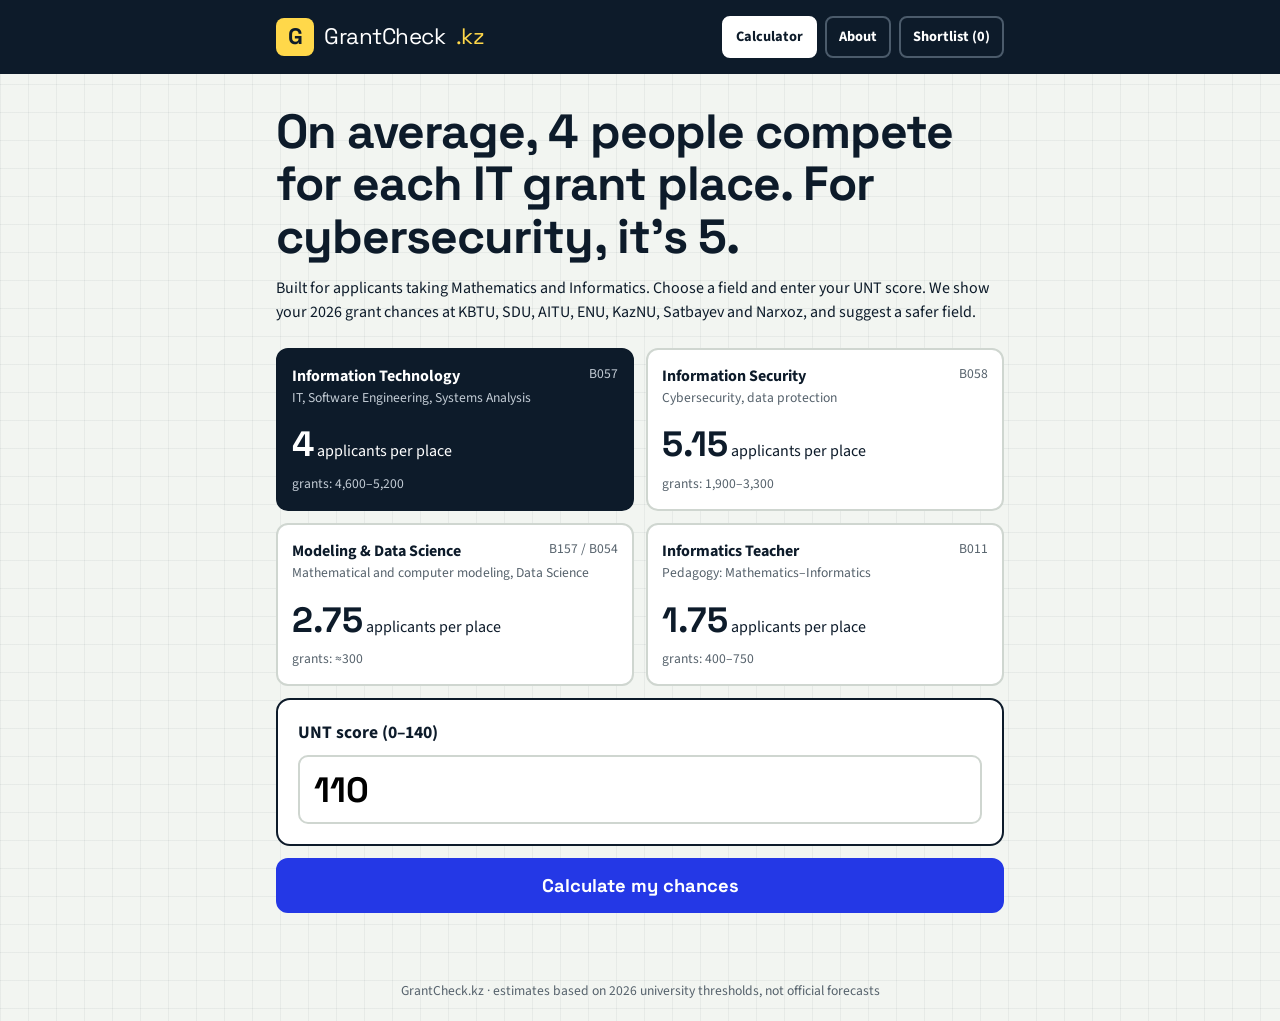
<file: index.html>
<!DOCTYPE html>
<html lang="en"><head><meta charset="UTF-8"><meta name="viewport" content="width=device-width, initial-scale=1.0">
<title>Your grant chances — GrantCheck.kz</title><link rel="stylesheet" href="assets/css/styles.css"></head>
<body><div id="site-header"></div>
<main><div class="container">
<section class="stack"><h1>On average, 4 people compete for each IT grant place. For cybersecurity, it&rsquo;s 5.</h1>
<p>Built for applicants taking Mathematics and Informatics. Choose a field and enter your UNT score. We show your 2026 grant chances at KBTU, SDU, AITU, ENU, KazNU, Satbayev and Narxoz, and suggest a safer field.</p></section>
<form id="calc-form" class="stack" novalidate>
<fieldset class="options" id="directions"><legend class="display" style="font-size:1.1rem;margin-bottom:10px">Field of study</legend></fieldset>
<div class="card strong field"><label for="score">UNT score (0–140)</label><input type="number" id="score" min="0" max="140" value="110" required><p id="error" class="error" hidden></p></div>
<button class="btn" type="submit">Calculate my chances</button></form>
</div></main>
<div id="site-footer"></div>
<script src="assets/js/data.js"></script><script src="assets/js/model.js"></script><script src="assets/js/storage.js"></script><script src="assets/js/layout.js"></script>
<script src="assets/js/pages/home.js"></script>
</body></html>
</file>
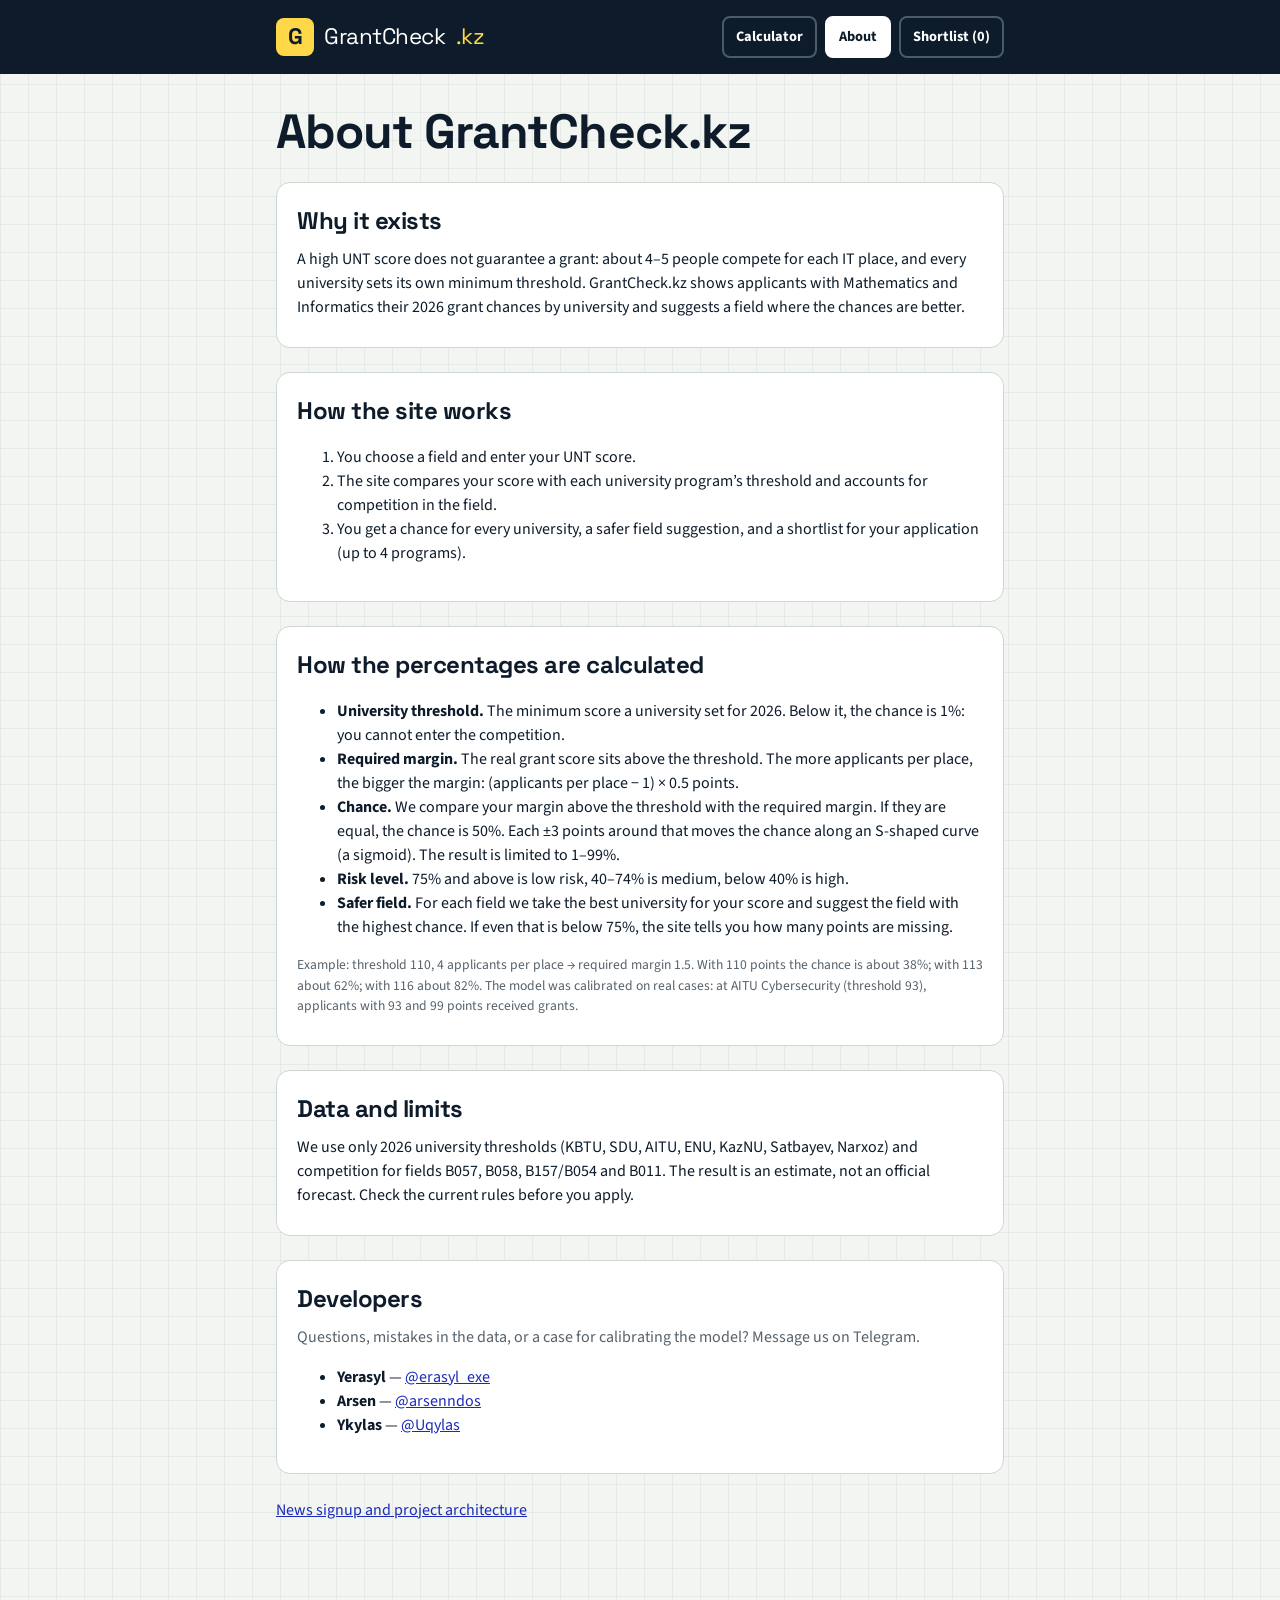
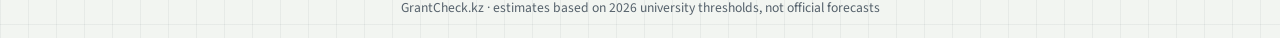
<file: about.html>
<!DOCTYPE html>
<html lang="en"><head><meta charset="UTF-8"><meta name="viewport" content="width=device-width, initial-scale=1.0">
<title>About — GrantCheck.kz</title><link rel="stylesheet" href="assets/css/styles.css"></head>
<body><div id="site-header"></div>
<main><div class="container">
<h1>About GrantCheck.kz</h1>
<div class="card"><h2>Why it exists</h2><p>A high UNT score does not guarantee a grant: about 4–5 people compete for each IT place, and every university sets its own minimum threshold. GrantCheck.kz shows applicants with Mathematics and Informatics their 2026 grant chances by university and suggests a field where the chances are better.</p></div>
<div class="card"><h2>How the site works</h2><ol><li>You choose a field and enter your UNT score.</li><li>The site compares your score with each university program&rsquo;s threshold and accounts for competition in the field.</li><li>You get a chance for every university, a safer field suggestion, and a shortlist for your application (up to 4 programs).</li></ol></div>
<div class="card"><h2>How the percentages are calculated</h2><ul>
<li><b>University threshold.</b> The minimum score a university set for 2026. Below it, the chance is 1%: you cannot enter the competition.</li>
<li><b>Required margin.</b> The real grant score sits above the threshold. The more applicants per place, the bigger the margin: (applicants per place − 1) × <span id="k-margin"></span> points.</li>
<li><b>Chance.</b> We compare your margin above the threshold with the required margin. If they are equal, the chance is 50%. Each ±<span id="k-spread"></span> points around that moves the chance along an S-shaped curve (a sigmoid). The result is limited to 1–99%.</li>
<li><b>Risk level.</b> 75% and above is low risk, 40–74% is medium, below 40% is high.</li>
<li><b>Safer field.</b> For each field we take the best university for your score and suggest the field with the highest chance. If even that is below 75%, the site tells you how many points are missing.</li></ul>
<p class="muted small">Example: threshold 110, 4 applicants per place → required margin 1.5. With 110 points the chance is about 38%; with 113 about 62%; with 116 about 82%. The model was calibrated on real cases: at AITU Cybersecurity (threshold 93), applicants with 93 and 99 points received grants.</p></div>
<div class="card"><h2>Data and limits</h2><p>We use only 2026 university thresholds (KBTU, SDU, AITU, ENU, KazNU, Satbayev, Narxoz) and competition for fields B057, B058, B157/B054 and B011. The result is an estimate, not an official forecast. Check the current rules before you apply.</p></div>
<div class="card"><h2>Developers</h2><p class="muted">Questions, mistakes in the data, or a case for calibrating the model? Message us on Telegram.</p><ul><li><b>Yerasyl</b> — <a href="https://t.me/erasyl_exe" target="_blank" rel="noopener">@erasyl_exe</a></li><li><b>Arsen</b> — <a href="https://t.me/arsenndos" target="_blank" rel="noopener">@arsenndos</a></li><li><b>Ykylas</b> — <a href="https://t.me/Uqylas" target="_blank" rel="noopener">@Uqylas</a></li></ul></div>
<p><a href="alerts.html">News signup and project architecture</a></p>
</div></main>
<div id="site-footer"></div>
<script src="assets/js/data.js"></script><script src="assets/js/model.js"></script><script src="assets/js/storage.js"></script><script src="assets/js/layout.js"></script>
<script src="assets/js/pages/about.js"></script>
</body></html>
</file>
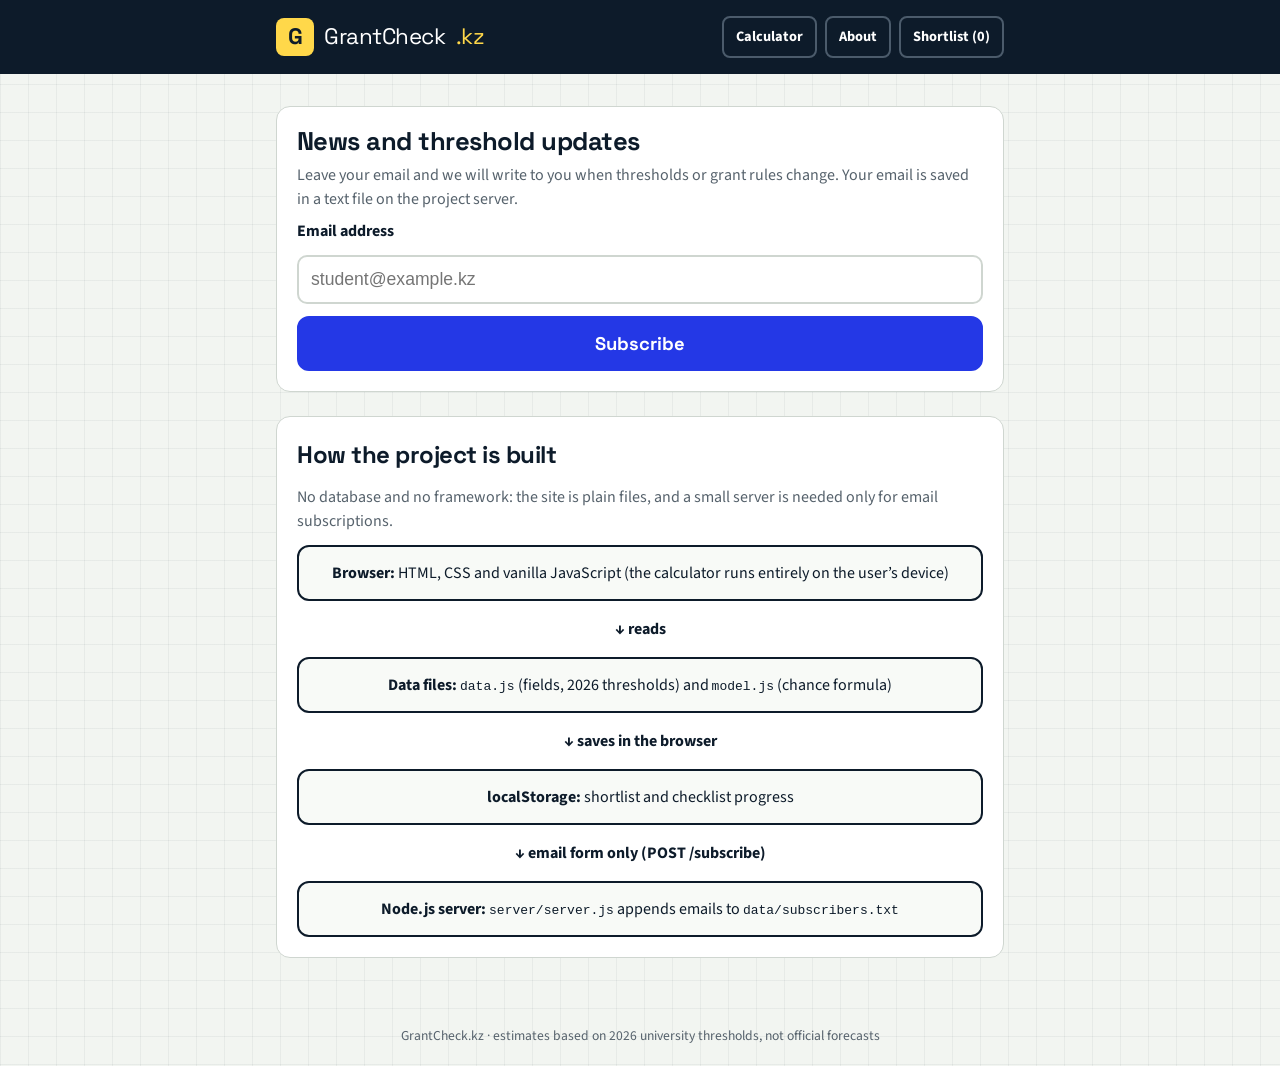
<file: alerts.html>
<!DOCTYPE html>
<html lang="en"><head><meta charset="UTF-8"><meta name="viewport" content="width=device-width, initial-scale=1.0">
<title>Alerts and architecture — GrantCheck.kz</title><link rel="stylesheet" href="assets/css/styles.css"></head>
<body><div id="site-header"></div>
<main><div class="container">
<div class="card"><h1 style="font-size:1.6rem">News and threshold updates</h1><p class="muted">Leave your email and we will write to you when thresholds or grant rules change. Your email is saved in a text file on the project server.</p>
<form id="subscribe-form" class="stack"><label for="email"><b>Email address</b></label><input type="email" id="email" required placeholder="student@example.kz"><button class="btn" type="submit">Subscribe</button><p id="msg" hidden></p></form></div>
<div class="card arch stack"><h2>How the project is built</h2><p class="muted">No database and no framework: the site is plain files, and a small server is needed only for email subscriptions.</p>
<div><b>Browser:</b> HTML, CSS and vanilla JavaScript (the calculator runs entirely on the user&rsquo;s device)</div><div class="arrow">↓ reads</div>
<div><b>Data files:</b> <code>data.js</code> (fields, 2026 thresholds) and <code>model.js</code> (chance formula)</div><div class="arrow">↓ saves in the browser</div>
<div><b>localStorage:</b> shortlist and checklist progress</div><div class="arrow">↓ email form only (POST /subscribe)</div>
<div><b>Node.js server:</b> <code>server/server.js</code> appends emails to <code>data/subscribers.txt</code></div></div>
</div></main>
<div id="site-footer"></div>
<script src="assets/js/data.js"></script><script src="assets/js/model.js"></script><script src="assets/js/storage.js"></script><script src="assets/js/layout.js"></script>
<script src="assets/js/pages/alerts.js"></script>
</body></html>
</file>
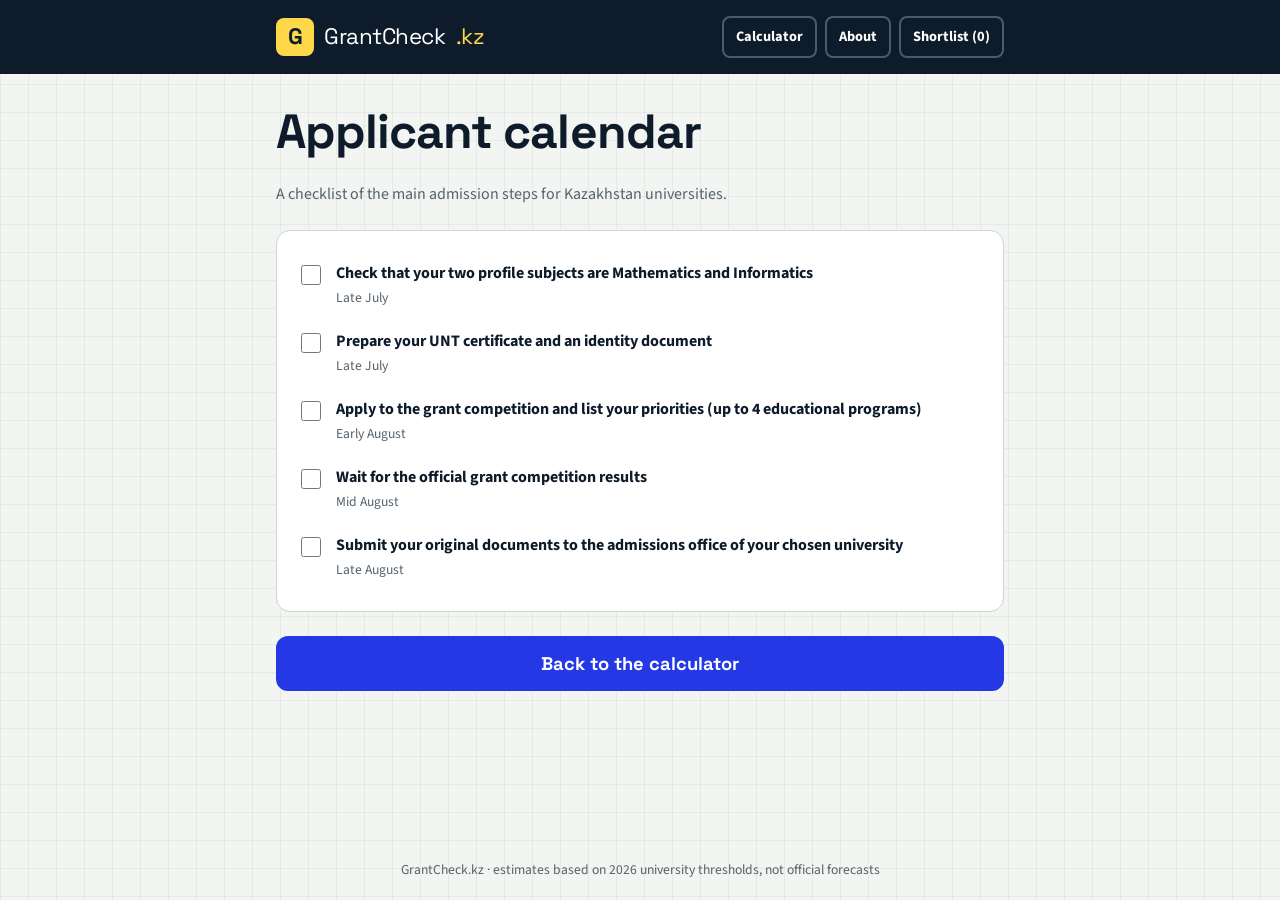
<file: plan.html>
<!DOCTYPE html>
<html lang="en"><head><meta charset="UTF-8"><meta name="viewport" content="width=device-width, initial-scale=1.0">
<title>Application plan — GrantCheck.kz</title><link rel="stylesheet" href="assets/css/styles.css"></head>
<body><div id="site-header"></div>
<main><div class="container">
<h1>Applicant calendar</h1><p class="muted">A checklist of the main admission steps for Kazakhstan universities.</p>
<div class="card"><ul class="steps" id="steps"></ul></div><a class="btn" href="index.html">Back to the calculator</a>
</div></main>
<div id="site-footer"></div>
<script src="assets/js/data.js"></script><script src="assets/js/model.js"></script><script src="assets/js/storage.js"></script><script src="assets/js/layout.js"></script>
<script src="assets/js/pages/plan.js"></script>
</body></html>
</file>
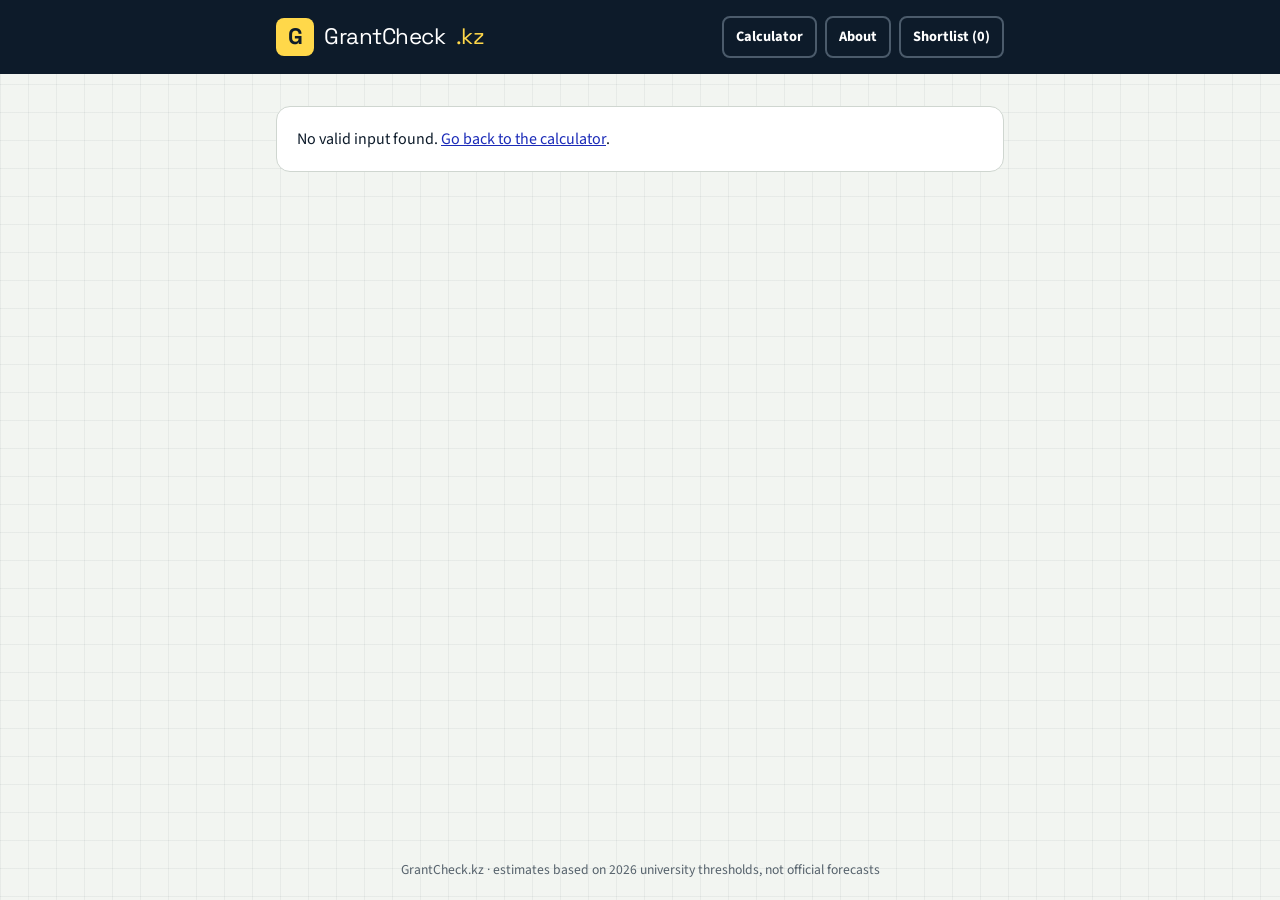
<file: results.html>
<!DOCTYPE html>
<html lang="en"><head><meta charset="UTF-8"><meta name="viewport" content="width=device-width, initial-scale=1.0">
<title>Results — GrantCheck.kz</title><link rel="stylesheet" href="assets/css/styles.css"></head>
<body><div id="site-header"></div>
<main><div class="container">
<div id="app" class="stack"><div class="card muted">Loading…</div></div>
</div></main>
<div id="site-footer"></div>
<script src="assets/js/data.js"></script><script src="assets/js/model.js"></script><script src="assets/js/storage.js"></script><script src="assets/js/layout.js"></script>
<script src="assets/js/pages/results.js"></script>
</body></html>
</file>
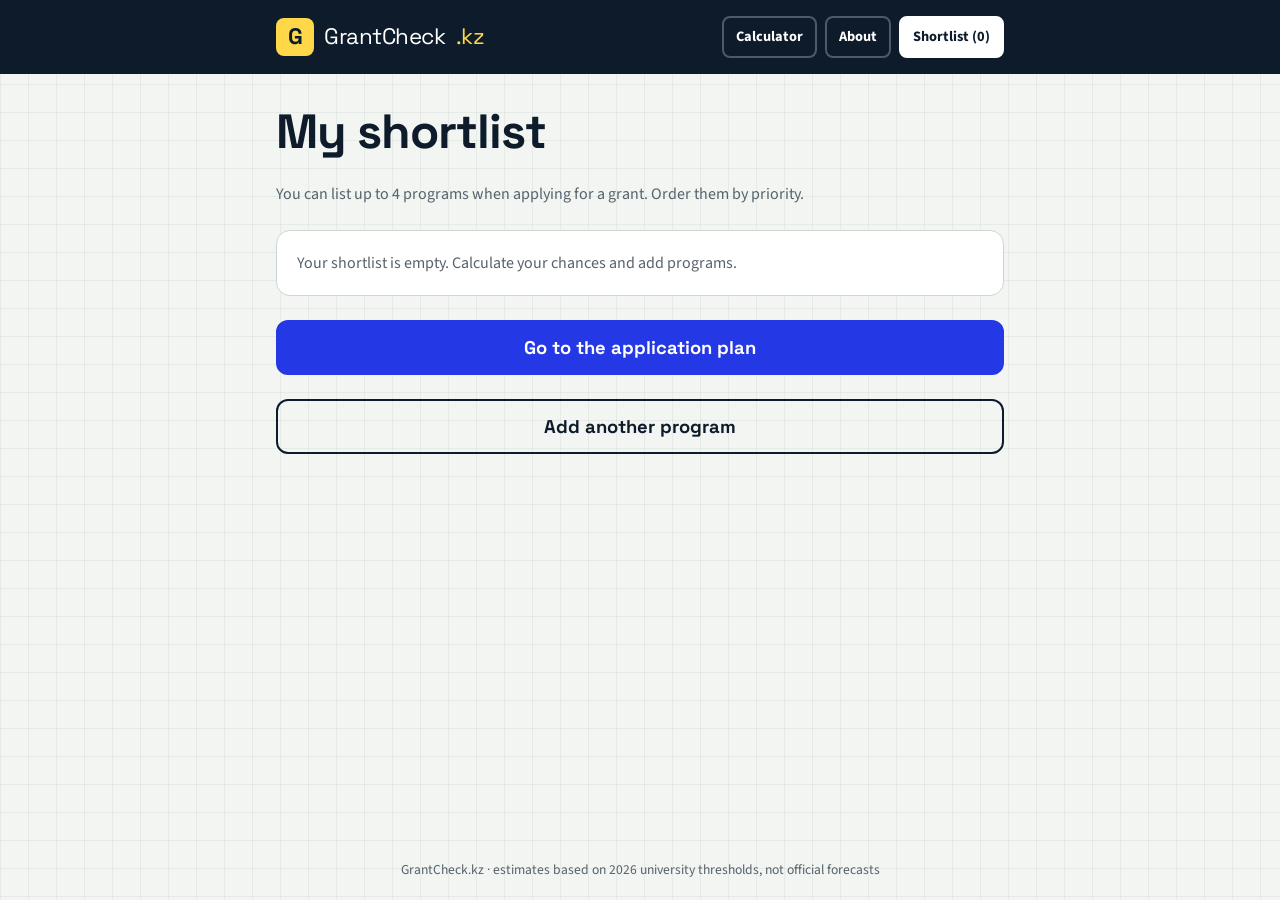
<file: shortlist.html>
<!DOCTYPE html>
<html lang="en"><head><meta charset="UTF-8"><meta name="viewport" content="width=device-width, initial-scale=1.0">
<title>Shortlist — GrantCheck.kz</title><link rel="stylesheet" href="assets/css/styles.css"></head>
<body><div id="site-header"></div>
<main><div class="container">
<h1>My shortlist</h1><p class="muted">You can list up to 4 programs when applying for a grant. Order them by priority.</p>
<div id="list" class="stack"></div>
<a id="plan-btn" class="btn" href="plan.html">Go to the application plan</a><a class="btn ghost" href="index.html">Add another program</a>
</div></main>
<div id="site-footer"></div>
<script src="assets/js/data.js"></script><script src="assets/js/model.js"></script><script src="assets/js/storage.js"></script><script src="assets/js/layout.js"></script>
<script src="assets/js/pages/shortlist.js"></script>
</body></html>
</file>
<file: assets/css/styles.css>
@import url('https://fonts.googleapis.com/css2?family=Space+Grotesk:wght@500;700&family=Source+Sans+3:wght@400;600;700&display=swap');
:root{--ink:#0d1b2a;--paper:#f2f5f1;--card:#fff;--line:#cfd6d0;--muted:#56626c;--blue:#2438e6;--blue-d:#1b2bb8;--sun:#ffd84a;--green:#15803d;--yellow:#eab308;--red:#b91c1c}
*{box-sizing:border-box}
body{margin:0;min-height:100vh;display:flex;flex-direction:column;font-family:'Source Sans 3',system-ui,'Segoe UI',sans-serif;line-height:1.5;color:var(--ink);background-color:var(--paper);
 background-image:linear-gradient(rgba(13,27,42,.05) 1px,transparent 1px),linear-gradient(90deg,rgba(13,27,42,.05) 1px,transparent 1px);background-size:28px 28px}
h1,h2,h3,.display{font-family:'Space Grotesk',system-ui,sans-serif;letter-spacing:-.02em;margin:0}
h1{font-size:clamp(1.9rem,5vw,3rem);line-height:1.1}h2{font-size:1.5rem}h3{font-size:1.1rem}
a{color:var(--blue-d)}p{margin:.5rem 0}
.container{width:100%;max-width:760px;margin:0 auto;padding:0 16px}
main{flex:1;padding:32px 0 48px}main>.container>*+*{margin-top:24px}
.site-header{background:var(--ink);color:#fff;padding:16px 0}
.site-header .container{display:flex;justify-content:space-between;align-items:center;gap:12px;flex-wrap:wrap}
.brand{display:flex;align-items:center;gap:10px;color:#fff;text-decoration:none;font-size:1.4rem}
.brand b{background:var(--sun);color:var(--ink);width:38px;height:38px;border-radius:8px;display:grid;place-items:center}
.brand span{color:var(--sun)}
.nav{display:flex;gap:8px;flex-wrap:wrap}
.nav a{color:#fff;text-decoration:none;font-weight:700;font-size:.9rem;border:2px solid #4b5b6b;border-radius:8px;padding:8px 12px}
.nav a:hover,.nav a.active{background:#fff;color:var(--ink);border-color:#fff}
.site-footer{padding:20px 0;color:var(--muted);font-size:.85rem;text-align:center}
.card{background:var(--card);border:1px solid var(--line);border-radius:14px;padding:20px}
.card.strong{border:2px solid var(--ink)}
.muted{color:var(--muted)}.small{font-size:.85rem}
.btn{display:block;width:100%;text-align:center;text-decoration:none;font:700 1.15rem 'Space Grotesk',sans-serif;border:2px solid var(--blue);border-radius:12px;padding:14px 18px;cursor:pointer;background:var(--blue);color:#fff}
.btn:hover{background:var(--blue-d)}.btn.ghost{background:transparent;color:var(--ink);border-color:var(--ink)}.btn.ghost:hover{background:#e6ebe5}
.link-btn{background:none;border:0;padding:0;font:inherit;font-weight:700;color:var(--blue-d);text-decoration:underline;cursor:pointer}
.link-btn.danger{color:var(--red)}
:focus-visible{outline:3px solid #9aa5ff;outline-offset:2px}
.options{display:grid;gap:12px;grid-template-columns:repeat(auto-fit,minmax(260px,1fr));border:0;padding:0;margin:0}
.option input{position:absolute;opacity:0}
.option .box{display:block;height:100%;background:#fff;border:2px solid var(--line);border-radius:12px;padding:14px;cursor:pointer}
.option input:checked+.box{background:var(--ink);color:#fff;border-color:var(--ink)}
.option input:checked+.box .muted{color:#c3ccd5}
.option input:focus-visible+.box{outline:3px solid #9aa5ff;outline-offset:2px}
.big{font-size:2.2rem;font-weight:700;font-family:'Space Grotesk',sans-serif}
.field input[type=number]{width:100%;font:700 2.2rem 'Space Grotesk',sans-serif;border:2px solid var(--line);border-radius:10px;padding:10px 14px}
.field label{display:block;font-weight:700;font-size:1.1rem;margin-bottom:8px}
.error{color:var(--red);font-weight:700}
.row{display:flex;justify-content:space-between;gap:12px;align-items:flex-start}.row.center{align-items:center}
.badge{display:inline-block;font-size:.75rem;font-weight:700;padding:3px 9px;border-radius:99px;color:#fff;background:var(--muted)}
.risk-low .badge,.badge.risk-low{background:var(--green)}.badge.risk-mid{background:var(--yellow);color:var(--ink)}.badge.risk-high{background:var(--red)}
.bar{height:8px;border-radius:99px;background:#dfe5e0;margin-top:12px;overflow:hidden}
.bar i{display:block;height:100%;border-radius:99px;background:var(--muted)}
.fill-low{background:var(--green)!important}.fill-mid{background:var(--yellow)!important}.fill-high{background:var(--red)!important}
.result{border:2px solid;border-radius:16px;padding:24px}
.result.risk-low{background:#f0fdf4;border-color:var(--green)}.result.risk-mid{background:#fefce8;border-color:var(--yellow)}.result.risk-high{background:#fef2f2;border-color:var(--red)}
.result .badge{font-size:1rem;padding:6px 14px}.result .big{font-size:3.8rem}
.stack>*+*{margin-top:12px}
.num{width:32px;height:32px;border-radius:50%;background:var(--ink);color:#fff;display:grid;place-items:center;font-weight:700;flex:none}
.arch div{border:2px solid var(--ink);border-radius:12px;padding:14px;text-align:center;background:#f8faf7}.arch .arrow{border:0;background:none;padding:4px;font-weight:700}
input[type=email]{width:100%;font-size:1.1rem;border:2px solid var(--line);border-radius:10px;padding:12px}
ul.steps{list-style:none;padding:0;margin:0}ul.steps li{display:flex;gap:12px;align-items:flex-start;padding:10px 0}ul.steps input{width:20px;height:20px;margin-top:4px;accent-color:var(--blue)}
@media (prefers-reduced-motion:no-preference){.bar i{transition:width .5s ease}}
</file>
